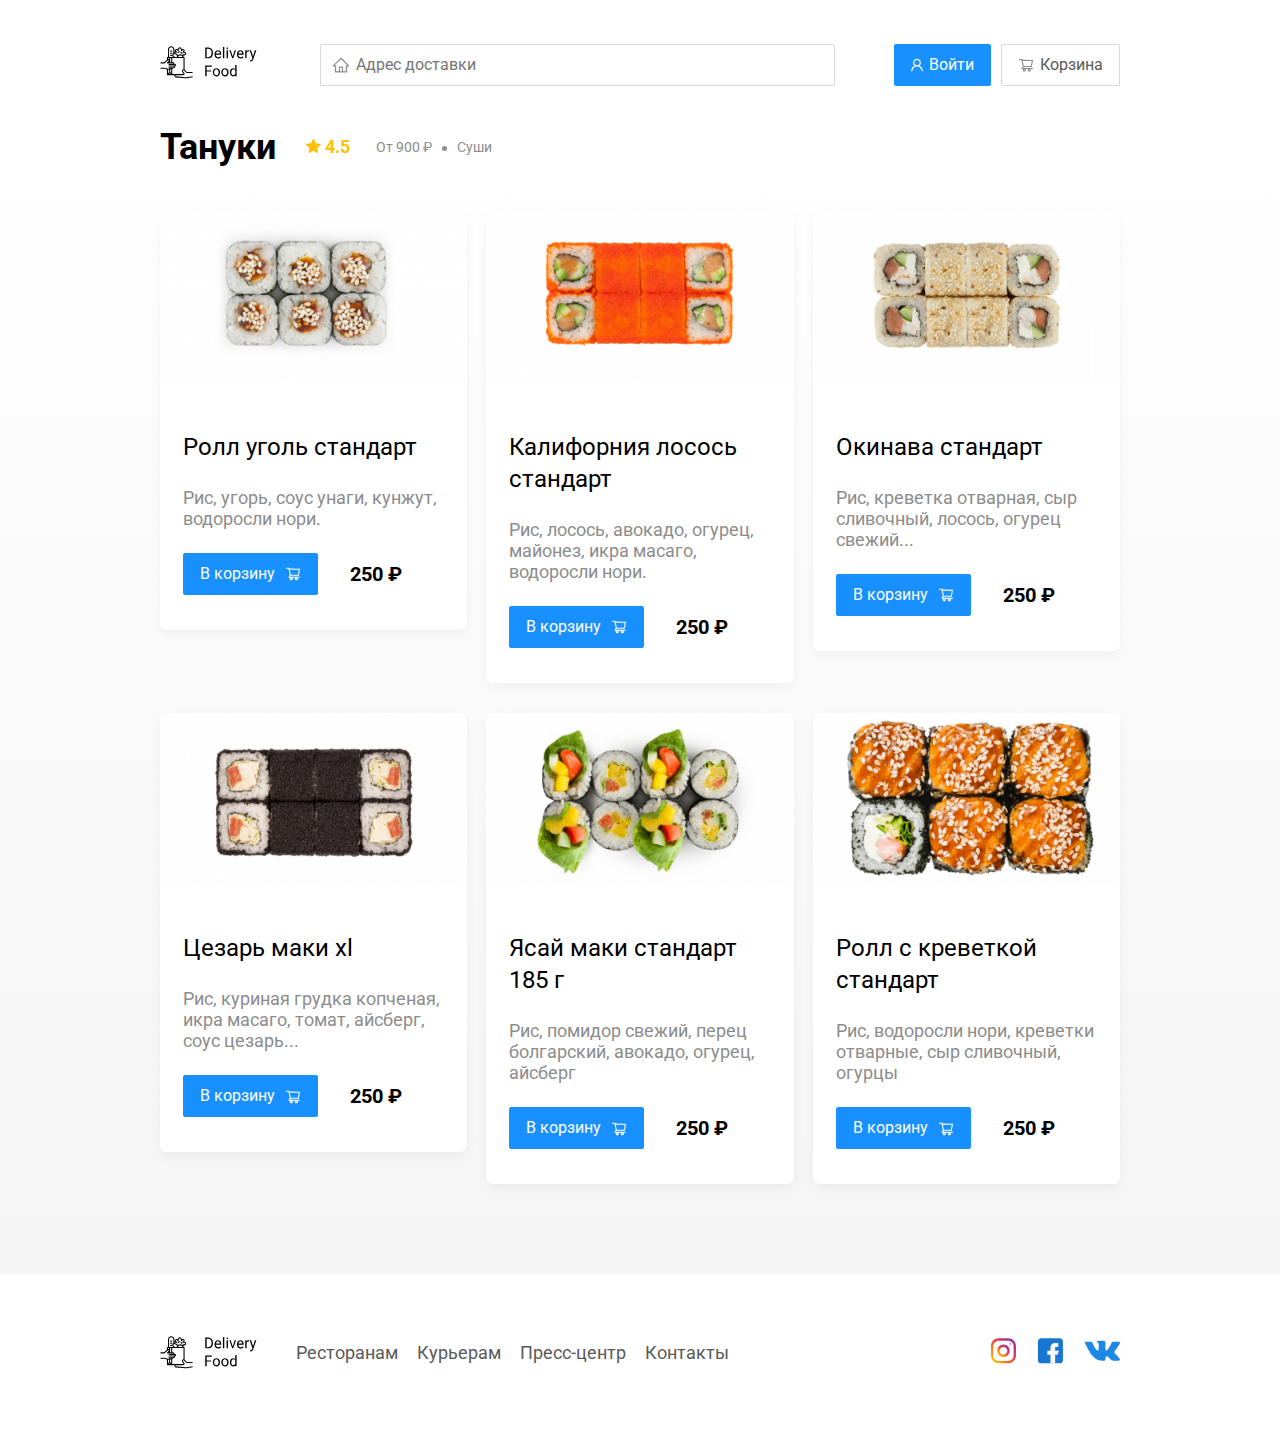
<file: restaurant.html>
<!DOCTYPE html>
<html lang="en">
    <head>
        <meta charset="UTF-8">
        <meta http-equiv="X-UA-Compatible" content="IE=edge">
        <meta name="viewport" content="width=device-width, initial-scale=1.0">
        <title>Пицца плюс</title>
        <link rel="stylesheet" href="./css/normalize.css" />
        <link rel="stylesheet" href="https://cdnjs.cloudflare.com/ajax/libs/animate.css/3.7.2/animate.min.css">
        <link rel="stylesheet" href="./css/style.css" />
        <link href="https://fonts.googleapis.com/css2?family=Roboto:wght@400;700&display=swap&subset=cyrillic" rel="stylesheet">
        <script defer src="./js/wow.min.js"></script>
        <script defer src="./js/main.js"></script>
    </head>
    <body>
        <div class="container">
            <header class="header">
                <a href="index.html" class="logo animated bounceInLeft">
                    <img src="./img/logo.svg" alt="logo">
                </a>
                <input type="text" class="input input-address" placeholder="Адрес доставки">
                <div class="buttons">
                    <button class="button button-primary">
                        <img src="./img/user.svg" alt="user" class="button-icon">
                        <span class="button-text">Войти</span>
                    </button>
                    <button class="button" id="cart-button">
                        <img src="./img/shopping-cart.svg" alt="cart" class="button-icon">
                        <span class="button-text">Корзина</span>
                    </button>
                </div>
            </header>
        </div>
        <main class="main">
            <div class="container">
                <section class="restaurants">
                    <div class="section-heading wow slideInLeft">
                        <h2 class="section-title">Тануки</h2>
                        <div class="card-info">
                            <div class="rating">
                                <img src="./img/star.svg" alt="rating" class="rating-star">
                                4.5
                            </div>
                            <div class="price">От 900 ₽</div>
                            <div class="category">Суши</div>
                        </div>
                    </div>
                    <div class="cards" id="cards"></div>
                </section>
            </div>
        </main>
        <footer class="footer">
            <div class="container">
                <div class="footer-block">
                    <img src="img/logo.svg" alt="logo" class="logo footer-logo">
                    <nav class="footer-nav">
                        <a href="#" class="footer-link">Ресторанам</a>
                        <a href="#" class="footer-link">Курьерам</a>
                        <a href="#" class="footer-link">Пресс-центр</a>
                        <a href="#" class="footer-link">Контакты</a>
                    </nav>
                    <div class="social-links">
                        <a href="#" class="social-link"><img src="./img/instagram.svg" alt="instagram"></a>
                        <a href="#" class="social-link"><img src="./img/facebook.svg" alt="facebook"></a>
                        <a href="#" class="social-link"><img src="./img/vk.svg" alt="vk"></a>
                    </div>
                </div>
            </div>
        </footer>
        <div class="modal" id="cart-modal">
            <div class="modal-dialog">
                <div class="modal-header">
                    <h3 class="modal-title">Корзина</h3>
                    <button class="button close" id="cart-modal-close">&times;</button>
                </div>
                <div class="modal-body">
                    <div class="food-row">
                        <span class="food-name">Ролл угорь стандарт</span>
                        <strong class="food-price">250 ₽</strong>
                        <div class="food-counter">
                            <button class="counter-button">-</button>
                            <span class="counter">1</span>
                            <button class="counter-button">+</button>
                        </div>
                    </div>
                    <div class="food-row">
                        <span class="food-name">Ролл угорь стандарт</span>
                        <strong class="food-price">250 ₽</strong>
                        <div class="food-counter">
                            <button class="counter-button">-</button>
                            <span class="counter">1</span>
                            <button class="counter-button">+</button>
                        </div>
                    </div>
                    <div class="food-row">
                        <span class="food-name">Ролл угорь стандарт</span>
                        <strong class="food-price">250 ₽</strong>
                        <div class="food-counter">
                            <button class="counter-button">-</button>
                            <span class="counter">1</span>
                            <button class="counter-button">+</button>
                        </div>
                    </div>
                    <div class="food-row">
                        <span class="food-name">Ролл угорь стандарт</span>
                        <strong class="food-price">250 ₽</strong>
                        <div class="food-counter">
                            <button class="counter-button">-</button>
                            <span class="counter">1</span>
                            <button class="counter-button">+</button>
                        </div>
                    </div>
                </div>
                <div class="modal-footer">
                    <span class="modal-pricetag">1250 ₽</span>
                    <div class="footer-buttons">
                        <button class="button button-primary">Оформить заказ</button>
                        <button class="button">Отмена</button>
                    </div>
                </div>
            </div>
        </div>
    </body>
</html>
</file>
<file: css/style.css>
* {
    box-sizing: border-box;
}

body {
    font-family: "Roboto", sans-serif;
    padding-top: 44px;
}

.container {
    max-width: 1200px;
    margin: 0 auto;
}

.header {
    display: flex;
    align-items: center;
    justify-content: space-between;
    margin-bottom: 40px;
}

.input {
    background: #ffffff;
    border: 1px solid #d9d9d9;
    border-radius: 2px;
    font-size: 16px;
    line-height: 24px;
    padding: 8px;
    padding-left: 35px;
    background-repeat: no-repeat;
    background-position: left 11px center;
}

.input-address {
    flex: 0.8;
    background-image: url(../img/home.svg);
}

.input-search {
    height: 34px;
    width: 306px;
    background-image: url(../img/search.svg);
    margin-left: auto;
}

.buttons {
    display: flex;
    align-items: center;
}

.button {
    display: flex;
    align-items: center;
    padding: 8px 16px;
    background: #ffffff;
    border: 1px solid #d9d9d9;
    box-sizing: border-box;
    box-shadow: 0px 0px 2px rgba(0, 0, 0, 0.0015);
    border-radius:  2px;
    color: #595959;
    font-size: 16px;
    line-height: 24px;
    cursor: pointer;
}

.button-primary {
    background: #1890ff;
    border-color: #1890ff;
    color: #fff;
    margin-right: 10px;
}

.button-icon {
    margin-right: 6px;
}

.button-card-text {
    margin-right: 10px;
}

.main {
    background: linear-gradient(180deg, rgba(245,245,245, 0) 1.04%, #f5f5f5 100%);
    padding-bottom: 60px;
}

.promo {
    box-shadow: 0px 7px 12px rgba(158, 158, 163, 0.1);
    background: #fff1b8 url(../img/pizza.png) no-repeat top -100px right -100px / 600px;
    border-radius: 10px;
    padding: 68px 70px;
    margin-bottom: 56px;
}

.proto-title {
    font-style: normal;
    font-weight: bold;
    font-size: 39px;
    line-height: 46px;
    color: #302C34;
    margin-bottom: 15px;
}

.promo-text {
    font-style: normal;
    font-weight: normal;
    font-size: 24px;
    line-height: 28px;
    color: #302C34;
    max-width: 538px;
}

.section-heading {
    display: flex;
    align-items: center;
    margin-bottom: 44px;
}

.section-title {
    font-style: normal;
    font-weight: bold;
    font-size: 36px;
    line-height: 42px;
    color: #000000;
    margin: 0 30px 0 0;
}

.cards {
    display: flex;
    flex-wrap: wrap;
    justify-content: space-between;
    align-items: flex-start;
}

.card {
    background: #FFFFFF;
    box-shadow: 0px 4px 12px rgba(0, 0, 0, 0.05);
    border-radius: 7px;
    overflow: hidden;
    margin-bottom: 30px;
    flex-basis: 32%;
    text-decoration: none;
    cursor: pointer;
}

.card-image {
    width: 100%;
    object-fit: cover;
}

.card-text {
    padding: 20px 23px 35px;
}

.card-heading {
    display: flex;
    justify-content: space-between;
    align-items: center;
}

.card-title {
    font-style: normal;
    font-weight: bold;
    font-size: 24px;
    line-height: 32px;
    color: #000000;
}

.card-title-reg {
    font-weight: normal;
}

.card-tag {
    font-style: normal;
    font-weight: normal;
    font-size: 12px;
    line-height: 20px;
    padding: 1px 8px;
    background: #262626;
    border-radius: 2px;
    color: #fff
}

.card-info {
    display: flex;
    align-items: center;
    flex-wrap: wrap;
}

.card-buttons {
    display: flex;
    align-items: center;
    margin-top: 24px;
}

.card-price-bold {
    font-size: 20px;
    line-height: 32px;
    margin-left: 22px;
}

.rating {
    margin-right: 26px;
    color: #ffc107;
    font-weight: bold;
    font-size: 18px;
    line-height: 32px;
}

.price,
.category {
    color: #8c8c8c;
    font-size: 18px;
    line-height: 32px;
}

.category {
    text-overflow: ellipsis;
    overflow: hidden;
    white-space: nowrap;
    max-width: 150px;
}

.price {
    margin-right: 10px;
}

.price::after {
    content: "";
    width: 5px;
    height: 5px;
    background-color: #8c8c8c;
    display: inline-block;
    vertical-align: middle;
    border-radius: 50%;
    margin-left: 10px
}

.footer {
    padding: 60px 0;
}

.footer-block {
    display: flex;
    align-items: center;
    justify-content: space-between;
}

.footer-nav {
    margin-right: auto;
    margin-left: 35px;
}

.footer-link {
    display: inline-block;
    color: #595959;
    font-style: normal;
    font-weight: normal;
    font-size: 18px;
    line-height: 21px;
    text-decoration: none;
}

.footer-link:not(:last-child) {
    margin-right: 15px;
}

.social-links {
    display: flex;
    align-items: center;
}

.social-link:not(:last-child) {
    margin-right: 21px;
}

.ingredients {
    font-style: normal;
    font-weight: normal;
    font-size: 18px;
    line-height: 21px;
    color: #8C8C8C;
}

.modal {
    display: none;
    position: fixed;
    left: 0;
    top: 0;
    width: 100%;
    height: 100%;
    background-color: rgba(0, 0, 0, 0.4);
    z-index: 100;
}

.active {
    display: flex;
}

.modal-dialog {
    max-width: 780px;
    width: 95%;
    left: 329px;
    top: 364px;
    background: #fff;
    border-radius: 5px;
    margin: auto;
    padding: 40px 45px;
}

.modal-header {
    display: flex;
    align-content: center;
    justify-content: space-between;
    margin-bottom: 45px;
}

.modal-title {
    margin: 0;
    font-weight: bold;
    font-size: 36px;
    line-height: 42px;
}

.close {
    font-size: 36px;
    border: none;
    background-color: transparent;
    cursor: pointer;
}

.modal-body {
    margin-bottom: 24px;
}

.food-row {
    display: flex;
    align-items: flex-start;
    justify-content: space-between;
    padding-bottom: 8px;
    border-bottom: 1px solid #d9d9d9;
    margin-bottom: 15px;
}

.food-name {
    font-weight: normal;
    font-size: 18px;
    line-height: 32px;
}

.food-price {
    margin-left: auto;
    margin-right: 47px;
    font-weight: bold;
    font-size: 20px;
    line-height: 32px;
}

.food-counter {
    display: flex;
    align-items: center;
}

.counter {
    font-size: 16px;
    line-height: 24px;
    margin: 0 10px;
}

.counter-button {
    display: flex;
    align-items: center;
    justify-content: center;
    width: 39px;
    height: 32px;
    background: #fff;
    border: 1px solid #40a9ff;
    box-sizing: border-box;
    border-radius: 2px;
    font-weight: normal;
    font-size: 14px;
    line-height: 22px;
    color: #40a9ff;
    cursor: pointer;
}

.modal-footer {
    display: flex;
    align-items: center;
    justify-content: space-between;
}

.modal-pricetag {
    background: #262626;
    border-radius: 5px;
    color: #fff;
    padding: 15px 20px;
}

.footer-buttons {
    display: flex;
    align-items: center;
}

.error {
    margin: 0;
    visibility: hidden;
    padding: 4px 10px;
    border-radius: 5px;
    background-color: crimson;
    color: #f5f5f5;
}

.error.visible {
    visibility: visible;
}

.form__input {
    border-style: solid;
}

.hide {
    display: none;
}

@media (max-width: 1366px) {
    .container {
        max-width: 960px;
    }

    .promo {
        background-position: top -100px right -250px;
        background-size: 600px;
    }

    .category, .price {
        font-size: 14px;
    }
}

@media (max-width: 992px) {
    .container {
        max-width: 750px;
    }

    .promo {
        padding: 50px;
        background-position: top -100px right -300px;
    }

    .promo-text {
        font-size: 18px;
        max-width: 400px;
    }

    .card {
        flex-basis: 49%;
    }

    .footer-link {
        font-size: 16px;
    }
}

@media (max-width: 768px) {
    .container {
        max-width: 560px;
    }

    .promo {
        padding: 50px;
        background-size: 250px;
        background-position: center right -120px
    }

    .promo-title {
        font-size: 24px;
        line-height: 1.4;
    }

    .promo-text {
        margin-top: 0;
    }

    .card .rating {
        flex-basis: 100%;
    }

    .card-title {
        font-size: 18px;
    }
}

@media (max-width: 578px) {
    .container {
        width: 90%;
    }

    .header {
        flex-wrap: wrap;
    }

    .input-address {
        order: 5;
        margin-top: 15px;
        flex: 1;
    }

    .promo {
        background-image: none;
    }

    .promo-title {
        margin-bottom: 01px;
    }

    .section-title {
        font-size: 20px;
    }

    .card {
        flex-basis: 100%;
    }

    .footer {
        padding: 30px 0;
    }

    .footer-block {
        align-items: flex-start;
    }

    .footer-nav {
        order: 0;
        margin: 0;
        display: flex;
        flex-direction: column;
    }

    .footer-logo {
        order: 1;
        margin-right: 15px;
    }

    .social-links {
        order: 2;
    }
}

@media (max-width: 480px) {
    .button {
        min-height: 40px;
    }
    
    .button-text {
        display: none;
    }

    .button-icon {
        margin: 0;
    }

    .promo {
        padding: 20px;
    }

    .section-heading {
        flex-wrap: wrap;
    }

    .input-search {
        flex: 1;
    }

    .footer-block {
        align-items: center;
        flex-wrap: wrap;
        flex-direction: column;
    }

    .footer-logo {
        order: 0;
        margin-bottom: 20px;
    }

    .footer-nav {
        margin-bottom: 20px;
        text-align: center;
    }

    .footer-link:not(:last-child) {
        margin: 0; 
    }
}
</file>
